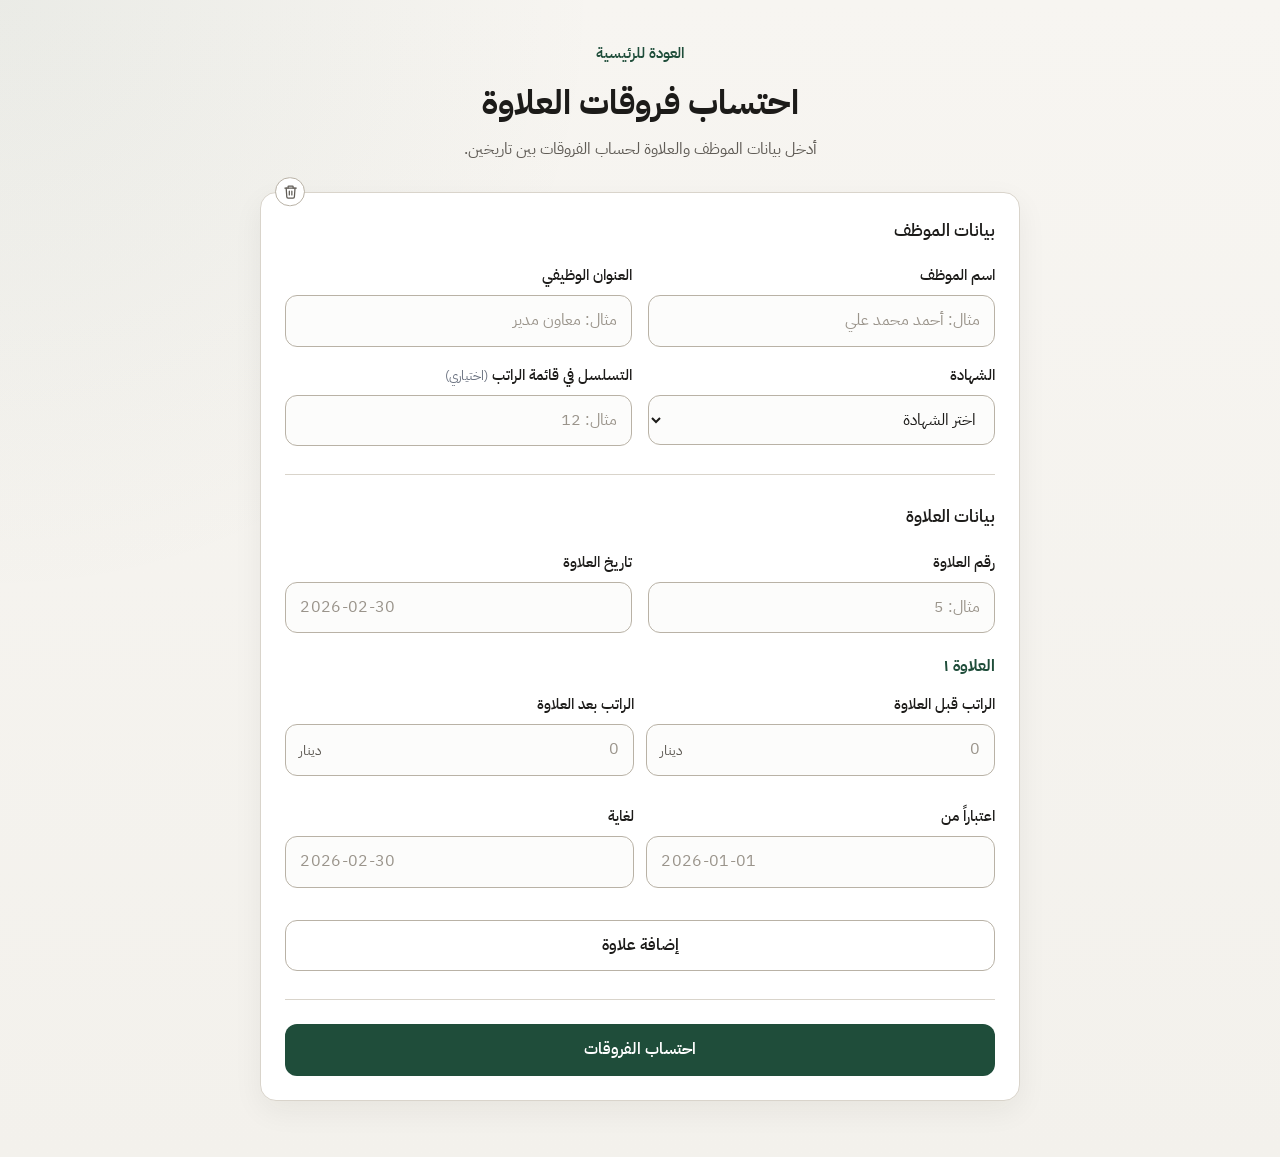
<file: allowances/index.html>
<!DOCTYPE html>
<html lang="ar" dir="rtl">
  <head>
    <meta charset="UTF-8" />
    <meta name="viewport" content="width=device-width, initial-scale=1.0" />
    <title>احتساب فروقات العلاوات</title>
    <link rel="stylesheet" href="../fonts.css" />
    <link rel="stylesheet" href="../styles.css" />
  </head>
  <body>
    <div class="page">
      <header class="header">
        <a class="back-link" href="../">العودة للرئيسية</a>
        <h1>احتساب فروقات العلاوة</h1>
        <p class="subtitle">
          أدخل بيانات الموظف والعلاوة لحساب الفروقات بين تاريخين.
        </p>
      </header>

      <main>
        <form id="allowance-form" class="form" novalidate>
          <div class="clear-fab-wrap">
            <button type="reset" class="clear-fab" aria-label="تفريغ الحقول" aria-describedby="clear-fab-tooltip">
              <svg viewBox="0 0 24 24" aria-hidden="true" focusable="false">
                <path d="M3 6h18" fill="none" stroke="currentColor" stroke-width="2" stroke-linecap="round" />
                <path d="M8 6V4a1 1 0 0 1 1-1h6a1 1 0 0 1 1 1v2" fill="none" stroke="currentColor" stroke-width="2" stroke-linecap="round" stroke-linejoin="round" />
                <path d="M19 6l-1 14a2 2 0 0 1-2 2H8a2 2 0 0 1-2-2L5 6" fill="none" stroke="currentColor" stroke-width="2" stroke-linecap="round" stroke-linejoin="round" />
                <path d="M10 11v6M14 11v6" fill="none" stroke="currentColor" stroke-width="2" stroke-linecap="round" />
              </svg>
            </button>
            <span id="clear-fab-tooltip" class="clear-fab-tooltip" role="tooltip">تفريغ الحقول</span>
          </div>
          <section class="section" aria-labelledby="employee-heading">
            <h2 id="employee-heading">بيانات الموظف</h2>

            <div class="grid">
              <div class="field">
                <label for="employee-name">اسم الموظف</label>
                <input
                  type="text"
                  id="employee-name"
                  name="employeeName"
                  autocomplete="name"
                  placeholder="مثال: أحمد محمد علي"
                  required
                />
                <p class="error" id="employee-name-error" hidden>
                  يرجى إدخال اسم الموظف.
                </p>
              </div>

              <div class="field">
                <label for="job-title">العنوان الوظيفي</label>
                <input
                  type="text"
                  id="job-title"
                  name="jobTitle"
                  placeholder="مثال: معاون مدير"
                  required
                />
                <p class="error" id="job-title-error" hidden>
                  يرجى إدخال العنوان الوظيفي.
                </p>
              </div>
            </div>

            <div class="grid">
              <div class="field">
                <label for="education-level">الشهادة</label>
                <select id="education-level" name="educationLevel" required>
                  <option value="" disabled selected>اختر الشهادة</option>
                  <option value="ابتدائية">ابتدائية</option>
                  <option value="متوسطة">متوسطة</option>
                  <option value="إعدادية">إعدادية</option>
                  <option value="دبلوم">دبلوم</option>
                  <option value="بكالوريوس">بكالوريوس</option>
                  <option value="ماجستير">ماجستير</option>
                  <option value="دكتوراه">دكتوراه</option>
                </select>
                <p class="error" id="education-level-error" hidden>
                  يرجى اختيار الشهادة.
                </p>
              </div>

              <div class="field">
                <label for="salary-list-order">التسلسل في قائمة الراتب <span class="optional">(اختياري)</span></label>
                <input
                  type="number"
                  id="salary-list-order"
                  name="salaryListOrder"
                  min="1"
                  max="5000"
                  step="1"
                  inputmode="numeric"
                  placeholder="مثال: 12"
                />
                <p class="error" id="salary-list-order-error" hidden>
                  يرجى إدخال رقم بين ١ و ٥٠٠٠.
                </p>
              </div>
            </div>
          </section>

          <section class="section" aria-labelledby="allowance-heading">
            <h2 id="allowance-heading">بيانات العلاوة</h2>

            <div class="grid">
              <div class="field">
                <label for="allowance-number">رقم العلاوة</label>
                <input
                  type="number"
                  id="allowance-number"
                  name="allowanceNumber"
                  min="1"
                  step="1"
                  inputmode="numeric"
                  placeholder="مثال: 5"
                  required
                />
                <p class="error" id="allowance-number-error" hidden>
                  يرجى إدخال رقم العلاوة.
                </p>
              </div>

              <div class="field">
                <label for="allowance-doc-date">تاريخ العلاوة</label>
                <input
                  type="text"
                  id="allowance-doc-date"
                  name="allowanceDocDate"
                  class="date-input"
                  inputmode="numeric"
                  placeholder="2026-02-30"
                  autocomplete="off"
                  dir="ltr"
                  required
                />
                <p class="error" id="allowance-doc-date-error" hidden>
                  يرجى إدخال تاريخ صحيح مثل 2026-02-30.
                </p>
              </div>
            </div>

            <div
              id="allowances-list"
              class="allowances-list"
              aria-label="قائمة العلاوات"
            ></div>

            <button
              type="button"
              id="add-allowance"
              class="btn btn-secondary add-allowance-btn"
            >
              إضافة علاوة
            </button>
          </section>

          <div class="actions">
            <button type="submit" class="btn btn-primary">احتساب الفروقات</button>
          </div>
        </form>

        <section id="result" class="result" aria-live="polite" hidden>
          <h2 class="no-print">نتيجة الاحتساب</h2>
          <div id="print-sheet" class="print-sheet">
            <div id="result-content"></div>
            <p id="print-continuation" class="print-continuation-notice" hidden>
              يتبع في الصفحة التالية
            </p>
          </div>
          <div class="result-actions no-print">
            <button id="print-btn" type="button" class="btn btn-primary">
              طباعة استمارة المتغيرات
            </button>
          </div>
        </section>
      </main>
    </div>

    <div id="toast" class="toast" hidden role="status" aria-live="polite"></div>

    <script src="../shared/salary-ladder.js"></script>
    <script src="app.js"></script>
  </body>
</html>
</file>
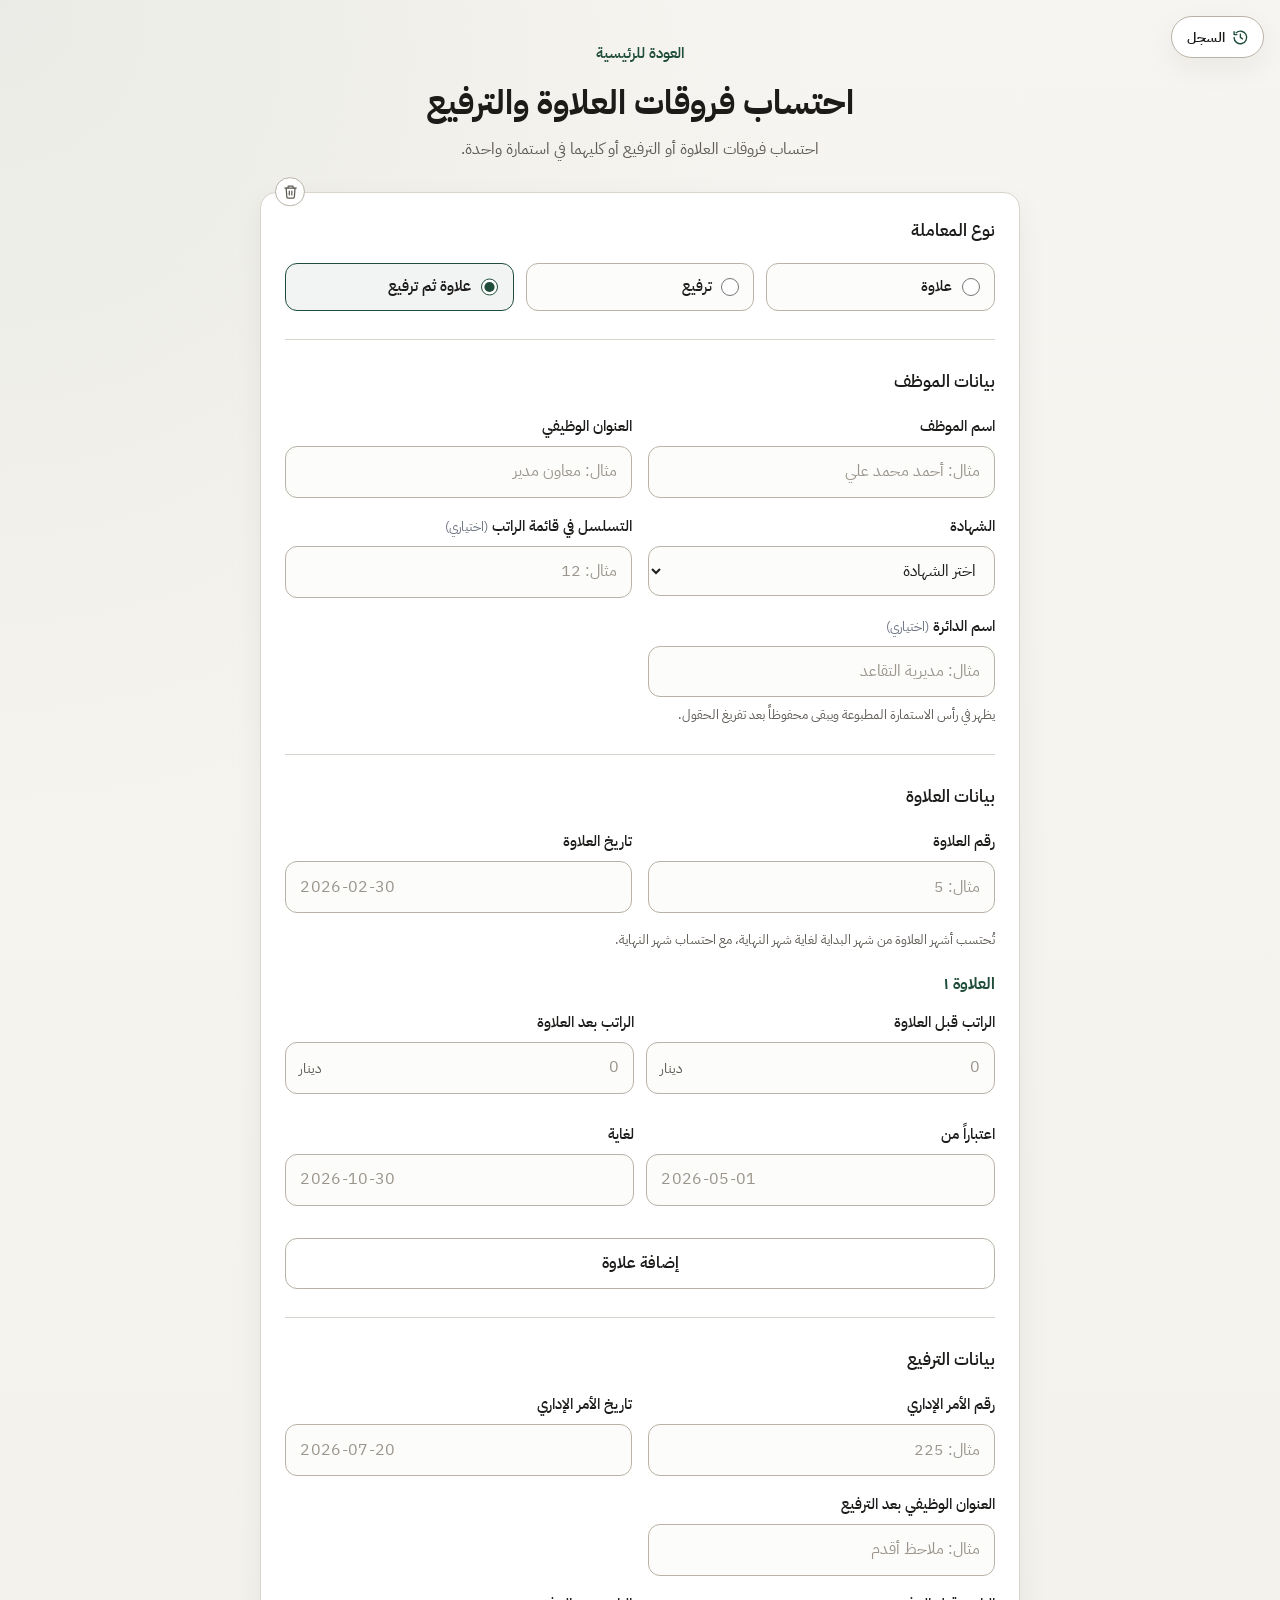
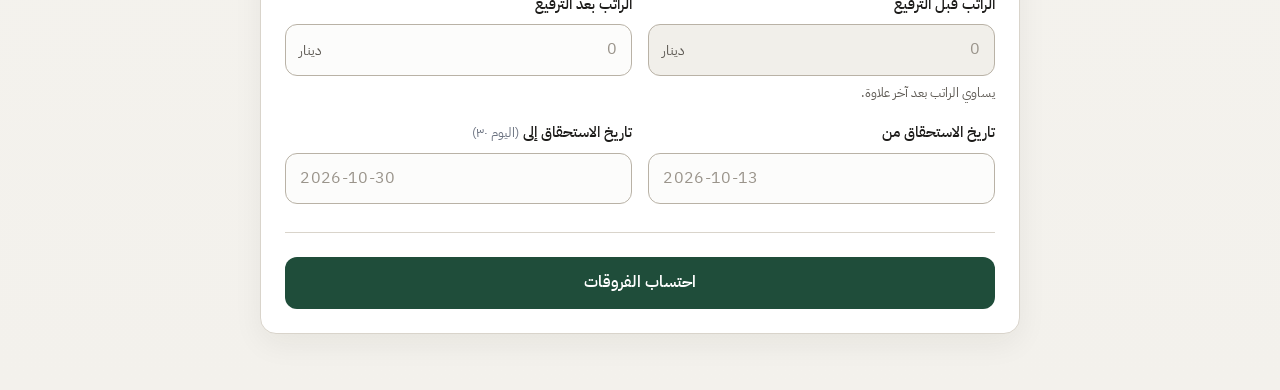
<file: combined/index.html>
<!DOCTYPE html>
<html lang="ar" dir="rtl">
  <head>
    <meta charset="UTF-8" />
    <meta name="viewport" content="width=device-width, initial-scale=1.0" />
    <title>احتساب فروقات العلاوة والترفيع</title>
    <link rel="stylesheet" href="../fonts.css" />
    <link rel="stylesheet" href="../styles.css" />
  </head>
  <body>
    <button id="history-open" class="history-toggle no-print" type="button" aria-haspopup="dialog" aria-controls="history-drawer">
      <svg viewBox="0 0 24 24" aria-hidden="true" focusable="false">
        <path d="M3 12a9 9 0 1 0 3-6.7" fill="none" stroke="currentColor" stroke-width="2" stroke-linecap="round" stroke-linejoin="round" />
        <path d="M3 4v4h4" fill="none" stroke="currentColor" stroke-width="2" stroke-linecap="round" stroke-linejoin="round" />
        <path d="M12 7.5V12l3 2" fill="none" stroke="currentColor" stroke-width="2" stroke-linecap="round" stroke-linejoin="round" />
      </svg>
      <span>السجل</span>
      <span id="history-count" class="history-count" hidden></span>
    </button>

    <dialog id="history-drawer" class="history-drawer no-print" aria-labelledby="history-title">
      <div class="history-panel">
        <div class="history-head">
          <h2 id="history-title">سجل الموظفين</h2>
          <button id="history-close" class="history-close" type="button" aria-label="إغلاق السجل">
            <svg viewBox="0 0 24 24" aria-hidden="true" focusable="false">
              <path d="M6 6l12 12M18 6L6 18" fill="none" stroke="currentColor" stroke-width="2" stroke-linecap="round" />
            </svg>
          </button>
        </div>
        <p class="history-note">يُحفظ الموظف تلقائياً عند كل احتساب، على هذا الجهاز فقط. اختر موظفاً لاسترجاع بياناته في الحقول.</p>
        <ul id="history-list" class="history-list"></ul>
        <p id="history-empty" class="history-empty" hidden>لا يوجد موظفون في السجل بعد.</p>
        <div class="history-foot">
          <button id="history-clear" class="history-clear" type="button">مسح السجل</button>
        </div>
      </div>
    </dialog>

    <div class="page">
      <header class="header">
        <a class="back-link" href="../">العودة للرئيسية</a>
        <h1>احتساب فروقات العلاوة والترفيع</h1>
        <p class="subtitle">
          احتساب فروقات العلاوة أو الترفيع أو كليهما في استمارة واحدة.
        </p>
      </header>

      <main>
        <form id="combined-form" class="form" novalidate>
          <div class="clear-fab-wrap">
            <button type="reset" class="clear-fab" aria-label="تفريغ الحقول" aria-describedby="clear-fab-tooltip">
              <svg viewBox="0 0 24 24" aria-hidden="true" focusable="false">
                <path d="M3 6h18" fill="none" stroke="currentColor" stroke-width="2" stroke-linecap="round" />
                <path d="M8 6V4a1 1 0 0 1 1-1h6a1 1 0 0 1 1 1v2" fill="none" stroke="currentColor" stroke-width="2" stroke-linecap="round" stroke-linejoin="round" />
                <path d="M19 6l-1 14a2 2 0 0 1-2 2H8a2 2 0 0 1-2-2L5 6" fill="none" stroke="currentColor" stroke-width="2" stroke-linecap="round" stroke-linejoin="round" />
                <path d="M10 11v6M14 11v6" fill="none" stroke="currentColor" stroke-width="2" stroke-linecap="round" />
              </svg>
            </button>
            <span id="clear-fab-tooltip" class="clear-fab-tooltip" role="tooltip">تفريغ الحقول</span>
          </div>

          <section class="section" aria-labelledby="type-heading">
            <fieldset class="choice-group">
              <legend id="type-heading">نوع المعاملة</legend>
              <div class="choice-options">
                <label class="choice">
                  <input type="radio" name="changeType" value="allowance" />
                  <span>علاوة</span>
                </label>
                <label class="choice">
                  <input type="radio" name="changeType" value="promotion" />
                  <span>ترفيع</span>
                </label>
                <label class="choice">
                  <input type="radio" name="changeType" value="both" checked />
                  <span>علاوة ثم ترفيع</span>
                </label>
              </div>
            </fieldset>
          </section>

          <section class="section" aria-labelledby="employee-heading">
            <h2 id="employee-heading">بيانات الموظف</h2>

            <div class="grid">
              <div class="field">
                <label for="employee-name">اسم الموظف</label>
                <input
                  type="text"
                  id="employee-name"
                  name="employeeName"
                  autocomplete="name"
                  placeholder="مثال: أحمد محمد علي"
                  required
                />
                <p class="error" id="employee-name-error" hidden>
                  يرجى إدخال اسم الموظف.
                </p>
              </div>

              <div class="field">
                <label for="job-title">العنوان الوظيفي</label>
                <input
                  type="text"
                  id="job-title"
                  name="jobTitle"
                  placeholder="مثال: معاون مدير"
                  required
                />
                <p class="error" id="job-title-error" hidden>
                  يرجى إدخال العنوان الوظيفي.
                </p>
              </div>
            </div>

            <div class="grid">
              <div class="field">
                <label for="education-level">الشهادة</label>
                <select id="education-level" name="educationLevel" required>
                  <option value="" disabled selected>اختر الشهادة</option>
                  <option value="بدون مؤهل">بدون مؤهل</option>
                  <option value="ابتدائية">ابتدائية</option>
                  <option value="متوسطة">متوسطة</option>
                  <option value="إعدادية">إعدادية</option>
                  <option value="دبلوم">دبلوم</option>
                  <option value="بكالوريوس">بكالوريوس</option>
                  <option value="ماجستير">ماجستير</option>
                  <option value="دكتوراه">دكتوراه</option>
                </select>
                <p class="error" id="education-level-error" hidden>
                  يرجى اختيار الشهادة.
                </p>
              </div>

              <div class="field">
                <label for="salary-list-order">التسلسل في قائمة الراتب <span class="optional">(اختياري)</span></label>
                <input
                  type="number"
                  id="salary-list-order"
                  name="salaryListOrder"
                  min="1"
                  max="5000"
                  step="1"
                  inputmode="numeric"
                  placeholder="مثال: 12"
                />
                <p class="error" id="salary-list-order-error" hidden>
                  يرجى إدخال رقم بين ١ و ٥٠٠٠.
                </p>
              </div>
            </div>

            <div class="grid">
              <div class="field">
                <label for="org-name">اسم الدائرة <span class="optional">(اختياري)</span></label>
                <input
                  type="text"
                  id="org-name"
                  name="orgName"
                  autocomplete="organization"
                  placeholder="مثال: مديرية التقاعد"
                  aria-describedby="org-name-hint"
                />
                <p class="hint" id="org-name-hint">
                  يظهر في رأس الاستمارة المطبوعة ويبقى محفوظاً بعد تفريغ الحقول.
                </p>
              </div>
            </div>
          </section>

          <section class="section" id="allowance-section" aria-labelledby="allowance-heading">
            <h2 id="allowance-heading">بيانات العلاوة</h2>

            <div class="grid">
              <div class="field">
                <label for="allowance-number">رقم العلاوة</label>
                <input
                  type="number"
                  id="allowance-number"
                  name="allowanceNumber"
                  min="1"
                  step="1"
                  inputmode="numeric"
                  placeholder="مثال: 5"
                  required
                />
                <p class="error" id="allowance-number-error" hidden>
                  يرجى إدخال رقم العلاوة.
                </p>
              </div>

              <div class="field">
                <label for="allowance-doc-date">تاريخ العلاوة</label>
                <input
                  type="text"
                  id="allowance-doc-date"
                  name="allowanceDocDate"
                  class="date-input"
                  inputmode="numeric"
                  placeholder="2026-02-30"
                  autocomplete="off"
                  dir="ltr"
                  required
                />
                <p class="error" id="allowance-doc-date-error" hidden>
                  يرجى إدخال تاريخ صحيح مثل 2026-02-30.
                </p>
              </div>
            </div>

            <p class="hint section-hint" id="allowance-months-hint">
              تُحتسب أشهر العلاوة من شهر البداية لغاية الشهر الذي يسبق شهر النهاية.
            </p>

            <div
              id="allowances-list"
              class="allowances-list"
              aria-label="قائمة العلاوات"
            ></div>

            <button
              type="button"
              id="add-allowance"
              class="btn btn-secondary add-allowance-btn"
            >
              إضافة علاوة
            </button>
          </section>

          <section class="section" id="promotion-section" aria-labelledby="promotion-heading">
            <h2 id="promotion-heading">بيانات الترفيع</h2>

            <div class="grid">
              <div class="field">
                <label for="order-number">رقم الأمر الإداري</label>
                <input
                  type="number"
                  id="order-number"
                  name="orderNumber"
                  min="1"
                  step="1"
                  inputmode="numeric"
                  placeholder="مثال: 225"
                  required
                />
                <p class="error" id="order-number-error" hidden>
                  يرجى إدخال رقم الأمر.
                </p>
              </div>

              <div class="field">
                <label for="order-date">تاريخ الأمر الإداري</label>
                <input
                  type="text"
                  id="order-date"
                  name="orderDate"
                  class="date-input"
                  inputmode="numeric"
                  placeholder="2026-07-20"
                  autocomplete="off"
                  dir="ltr"
                  required
                />
                <p class="error" id="order-date-error" hidden>
                  يرجى إدخال تاريخ صحيح مثل 2026-07-20.
                </p>
              </div>
            </div>

            <div class="grid">
              <div class="field">
                <label for="new-job-title">العنوان الوظيفي بعد الترفيع</label>
                <input
                  type="text"
                  id="new-job-title"
                  name="newJobTitle"
                  placeholder="مثال: ملاحظ أقدم"
                  required
                />
                <p class="error" id="new-job-title-error" hidden>
                  يرجى إدخال العنوان الوظيفي بعد الترفيع.
                </p>
              </div>
            </div>

            <div class="grid">
              <div class="field">
                <label for="old-salary">الراتب قبل الترفيع</label>
                <div class="input-with-suffix">
                  <input
                    type="number"
                    id="old-salary"
                    name="oldSalary"
                    min="0"
                    step="1"
                    inputmode="numeric"
                    placeholder="0"
                    aria-describedby="old-salary-hint"
                    required
                  />
                  <span class="suffix">دينار</span>
                </div>
                <p class="hint" id="old-salary-hint" hidden>
                  يساوي الراتب بعد آخر علاوة.
                </p>
                <p class="error" id="old-salary-error" hidden>
                  يرجى إدخال الراتب قبل الترفيع.
                </p>
              </div>

              <div class="field">
                <label for="new-salary">الراتب بعد الترفيع</label>
                <div class="input-with-suffix">
                  <input
                    type="number"
                    id="new-salary"
                    name="newSalary"
                    min="0"
                    step="1"
                    inputmode="numeric"
                    placeholder="0"
                    required
                  />
                  <span class="suffix">دينار</span>
                </div>
                <p class="error" id="new-salary-error" hidden>
                  يرجى إدخال الراتب بعد الترفيع.
                </p>
              </div>
            </div>

            <div class="grid">
              <div class="field">
                <label for="from-date">تاريخ الاستحقاق من</label>
                <input
                  type="text"
                  id="from-date"
                  name="fromDate"
                  class="date-input"
                  inputmode="numeric"
                  placeholder="2026-10-13"
                  autocomplete="off"
                  dir="ltr"
                  required
                />
                <p class="error" id="from-date-error" hidden>
                  يرجى إدخال تاريخ صحيح مثل 2026-10-13.
                </p>
              </div>

              <div class="field">
                <label for="to-date">تاريخ الاستحقاق إلى <span class="optional">(اليوم ٣٠)</span></label>
                <input
                  type="text"
                  id="to-date"
                  name="toDate"
                  class="date-input"
                  inputmode="numeric"
                  placeholder="2026-10-30"
                  autocomplete="off"
                  dir="ltr"
                  required
                />
                <p class="error" id="to-date-error" hidden>
                  يرجى إدخال تاريخ ينتهي باليوم ٣٠ مثل 2026-10-30.
                </p>
              </div>
            </div>
          </section>

          <div class="actions">
            <button type="submit" class="btn btn-primary">احتساب الفروقات</button>
          </div>
        </form>

        <section id="result" class="result" aria-live="polite" hidden>
          <h2 class="no-print">نتيجة الاحتساب</h2>
          <div id="print-sheet" class="print-sheet">
            <div id="result-content"></div>
            <p id="print-continuation" class="print-continuation-notice" hidden>
              يتبع في الصفحة التالية
            </p>
          </div>
          <div class="result-actions no-print">
            <button id="print-btn" type="button" class="btn btn-primary">
              طباعة استمارة المتغيرات
            </button>
          </div>
        </section>
      </main>
    </div>

    <div id="toast" class="toast" hidden role="status" aria-live="polite"></div>

    <script src="../shared/salary-ladder.js"></script>
    <script src="app.js"></script>
  </body>
</html>
</file>
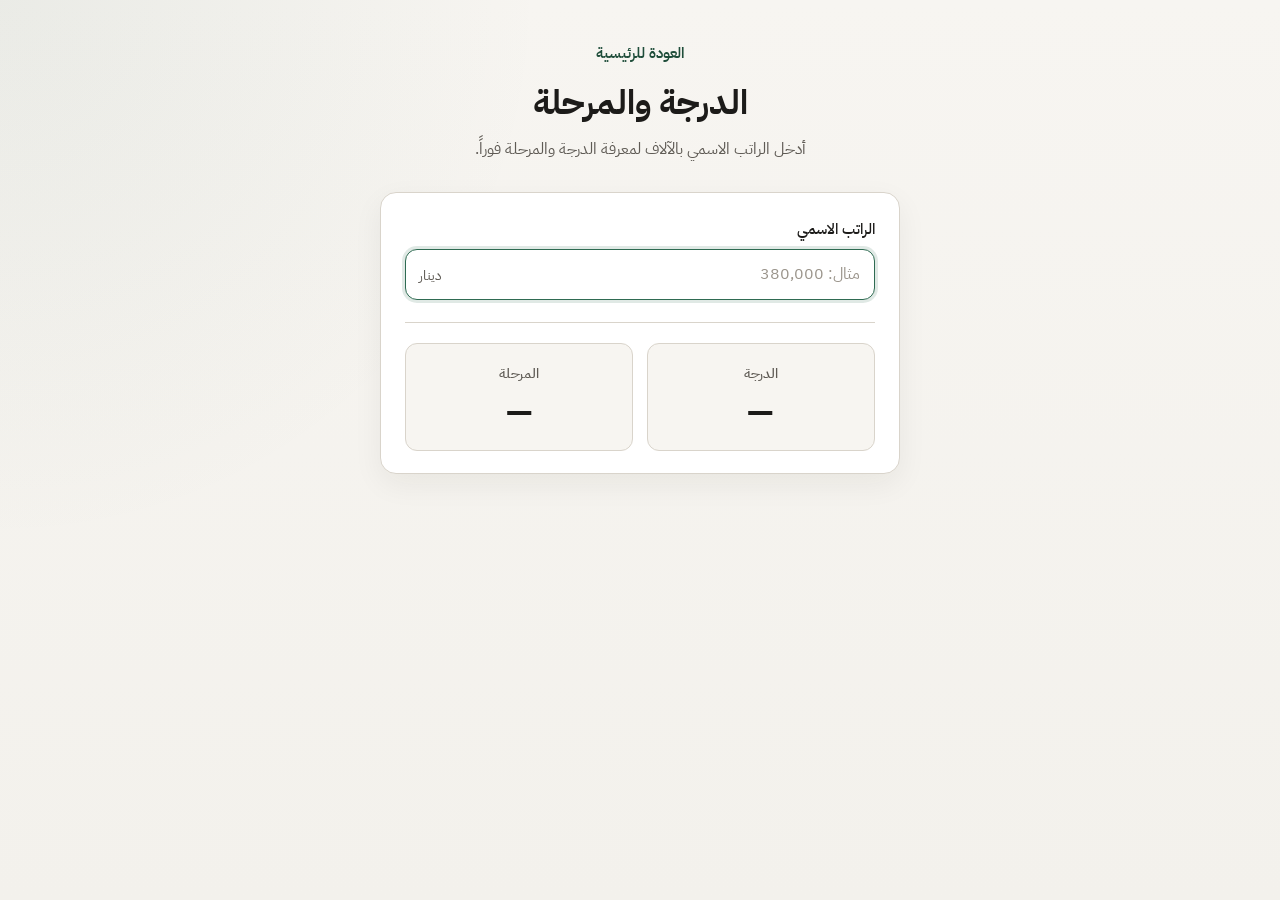
<file: grades/index.html>
<!DOCTYPE html>
<html lang="ar" dir="rtl">
  <head>
    <meta charset="UTF-8" />
    <meta name="viewport" content="width=device-width, initial-scale=1.0" />
    <title>الدرجة والمرحلة</title>
    <link rel="stylesheet" href="../fonts.css" />
    <link rel="stylesheet" href="../styles.css" />
  </head>
  <body>
    <div class="page page--narrow">
      <header class="header">
        <a class="back-link" href="../">العودة للرئيسية</a>
        <h1>الدرجة والمرحلة</h1>
        <p class="subtitle">أدخل الراتب الاسمي بالآلاف لمعرفة الدرجة والمرحلة فوراً.</p>
      </header>

      <main>
        <form class="form lookup-form" id="grade-form" autocomplete="off" onsubmit="return false;">
          <div class="field">
            <label for="salary-thousands">الراتب الاسمي</label>
            <div class="input-with-suffix">
              <input
                type="text"
                id="salary-thousands"
                name="salaryThousands"
                inputmode="numeric"
                placeholder="مثال: 380,000"
                autofocus
                autocomplete="off"
              />
              <span class="suffix">دينار</span>
            </div>
          </div>

          <div class="lookup-result" id="lookup-result" aria-live="polite">
            <div class="lookup-cards">
              <div class="lookup-card">
                <span class="lookup-label">الدرجة</span>
                <strong class="lookup-value" id="grade-value">—</strong>
              </div>
              <div class="lookup-card">
                <span class="lookup-label">المرحلة</span>
                <strong class="lookup-value" id="level-value">—</strong>
              </div>
            </div>
            <p class="lookup-status" id="lookup-status" hidden></p>
          </div>
        </form>
      </main>
    </div>

    <script src="../shared/salary-ladder.js"></script>
    <script src="app.js"></script>
  </body>
</html>
</file>
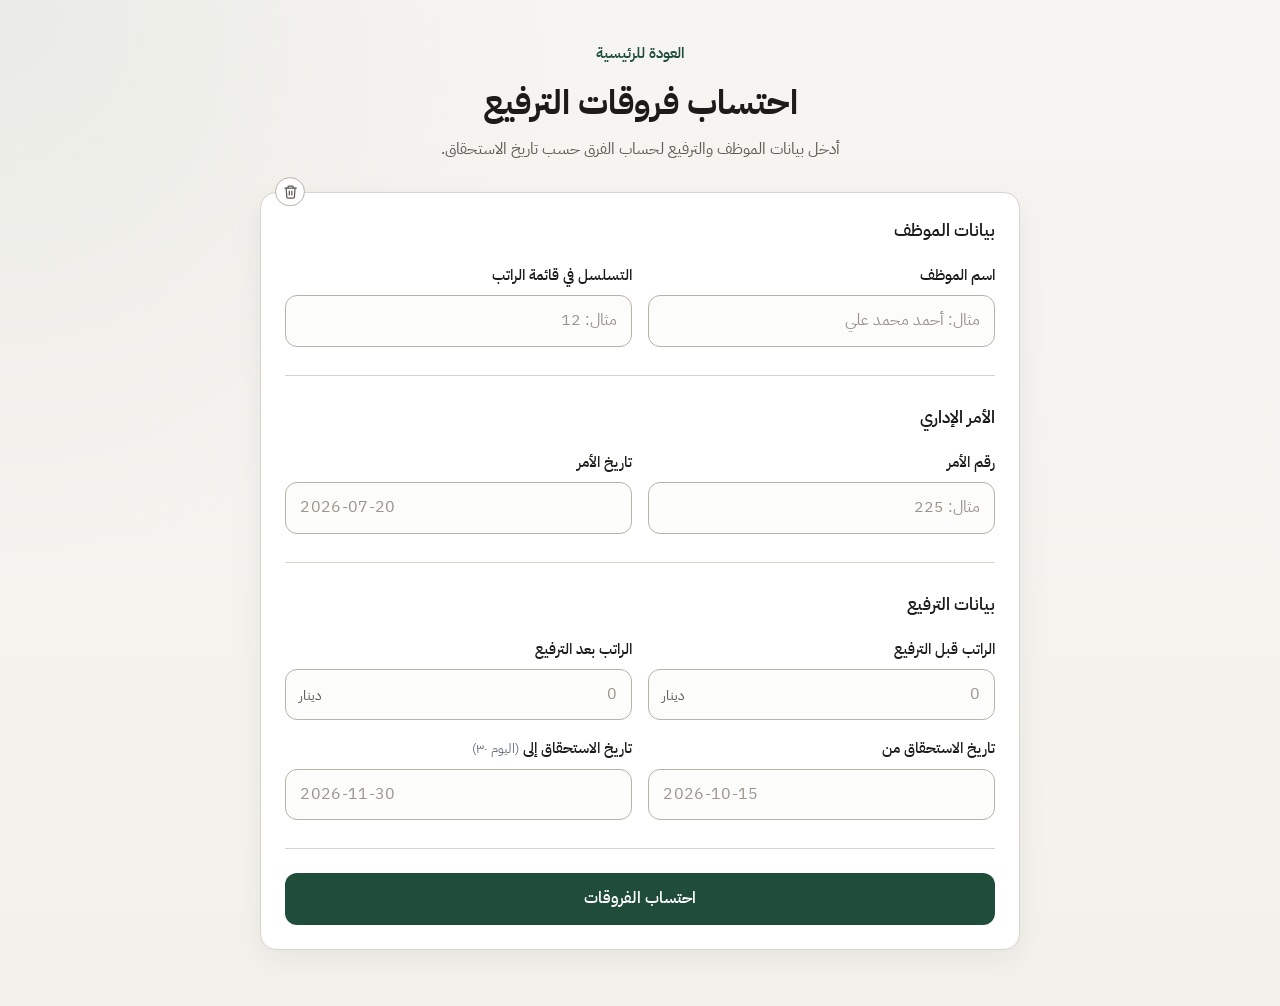
<file: promotions/index.html>
<!DOCTYPE html>
<html lang="ar" dir="rtl">
  <head>
    <meta charset="UTF-8" />
    <meta name="viewport" content="width=device-width, initial-scale=1.0" />
    <title>احتساب فروقات الترفيع</title>
    <link rel="stylesheet" href="../fonts.css" />
    <link rel="stylesheet" href="../styles.css" />
  </head>
  <body>
    <div class="page">
      <header class="header">
        <a class="back-link" href="../">العودة للرئيسية</a>
        <h1>احتساب فروقات الترفيع</h1>
        <p class="subtitle">
          أدخل بيانات الموظف والترفيع لحساب الفرق حسب تاريخ الاستحقاق.
        </p>
      </header>

      <main>
        <form id="promotion-form" class="form" novalidate>
          <div class="clear-fab-wrap">
            <button type="reset" class="clear-fab" aria-label="تفريغ الحقول" aria-describedby="clear-fab-tooltip">
              <svg viewBox="0 0 24 24" aria-hidden="true" focusable="false">
                <path d="M3 6h18" fill="none" stroke="currentColor" stroke-width="2" stroke-linecap="round" />
                <path d="M8 6V4a1 1 0 0 1 1-1h6a1 1 0 0 1 1 1v2" fill="none" stroke="currentColor" stroke-width="2" stroke-linecap="round" stroke-linejoin="round" />
                <path d="M19 6l-1 14a2 2 0 0 1-2 2H8a2 2 0 0 1-2-2L5 6" fill="none" stroke="currentColor" stroke-width="2" stroke-linecap="round" stroke-linejoin="round" />
                <path d="M10 11v6M14 11v6" fill="none" stroke="currentColor" stroke-width="2" stroke-linecap="round" />
              </svg>
            </button>
            <span id="clear-fab-tooltip" class="clear-fab-tooltip" role="tooltip">تفريغ الحقول</span>
          </div>

          <section class="section" aria-labelledby="employee-heading">
            <h2 id="employee-heading">بيانات الموظف</h2>

            <div class="grid">
              <div class="field">
                <label for="employee-name">اسم الموظف</label>
                <input
                  type="text"
                  id="employee-name"
                  name="employeeName"
                  autocomplete="name"
                  placeholder="مثال: أحمد محمد علي"
                  required
                />
                <p class="error" id="employee-name-error" hidden>
                  يرجى إدخال اسم الموظف.
                </p>
              </div>

              <div class="field">
                <label for="salary-list-order">التسلسل في قائمة الراتب</label>
                <input
                  type="number"
                  id="salary-list-order"
                  name="salaryListOrder"
                  min="1"
                  max="5000"
                  step="1"
                  inputmode="numeric"
                  placeholder="مثال: 12"
                  required
                />
                <p class="error" id="salary-list-order-error" hidden>
                  يرجى إدخال رقم بين ١ و ٥٠٠٠.
                </p>
              </div>
            </div>
          </section>

          <section class="section" aria-labelledby="order-heading">
            <h2 id="order-heading">الأمر الإداري</h2>

            <div class="grid">
              <div class="field">
                <label for="order-number">رقم الأمر</label>
                <input
                  type="number"
                  id="order-number"
                  name="orderNumber"
                  min="1"
                  step="1"
                  inputmode="numeric"
                  placeholder="مثال: 225"
                  required
                />
                <p class="error" id="order-number-error" hidden>
                  يرجى إدخال رقم الأمر.
                </p>
              </div>

              <div class="field">
                <label for="order-date">تاريخ الأمر</label>
                <input
                  type="text"
                  id="order-date"
                  name="orderDate"
                  class="date-input"
                  inputmode="numeric"
                  placeholder="2026-07-20"
                  autocomplete="off"
                  dir="ltr"
                  required
                />
                <p class="error" id="order-date-error" hidden>
                  يرجى إدخال تاريخ صحيح مثل 2026-07-20.
                </p>
              </div>
            </div>
          </section>

          <section class="section" aria-labelledby="promotion-heading">
            <h2 id="promotion-heading">بيانات الترفيع</h2>

            <div class="grid">
              <div class="field">
                <label for="old-salary">الراتب قبل الترفيع</label>
                <div class="input-with-suffix">
                  <input
                    type="number"
                    id="old-salary"
                    name="oldSalary"
                    min="0"
                    step="1"
                    inputmode="numeric"
                    placeholder="0"
                    required
                  />
                  <span class="suffix">دينار</span>
                </div>
                <p class="error" id="old-salary-error" hidden>
                  يرجى إدخال الراتب قبل الترفيع.
                </p>
              </div>

              <div class="field">
                <label for="new-salary">الراتب بعد الترفيع</label>
                <div class="input-with-suffix">
                  <input
                    type="number"
                    id="new-salary"
                    name="newSalary"
                    min="0"
                    step="1"
                    inputmode="numeric"
                    placeholder="0"
                    required
                  />
                  <span class="suffix">دينار</span>
                </div>
                <p class="error" id="new-salary-error" hidden>
                  يرجى إدخال الراتب بعد الترفيع.
                </p>
              </div>
            </div>

            <div class="grid">
              <div class="field">
                <label for="from-date">تاريخ الاستحقاق من</label>
                <input
                  type="text"
                  id="from-date"
                  name="fromDate"
                  class="date-input"
                  inputmode="numeric"
                  placeholder="2026-10-15"
                  autocomplete="off"
                  dir="ltr"
                  required
                />
                <p class="error" id="from-date-error" hidden>
                  يرجى إدخال تاريخ صحيح مثل 2026-10-15.
                </p>
              </div>

              <div class="field">
                <label for="to-date">تاريخ الاستحقاق إلى <span class="optional">(اليوم ٣٠)</span></label>
                <input
                  type="text"
                  id="to-date"
                  name="toDate"
                  class="date-input"
                  inputmode="numeric"
                  placeholder="2026-11-30"
                  autocomplete="off"
                  dir="ltr"
                  required
                />
                <p class="error" id="to-date-error" hidden>
                  يرجى إدخال تاريخ ينتهي باليوم ٣٠ مثل 2026-11-30.
                </p>
              </div>
            </div>
          </section>

          <div class="actions">
            <button type="submit" class="btn btn-primary">احتساب الفروقات</button>
          </div>
        </form>

        <section id="result" class="result" aria-live="polite" hidden>
          <h2 class="no-print">نتيجة الاحتساب</h2>
          <div id="print-sheet" class="print-sheet">
            <div id="result-content"></div>
            <p id="print-continuation" class="print-continuation-notice" hidden>
              يتبع في الصفحة التالية
            </p>
          </div>
          <div class="result-actions no-print">
            <button id="print-btn" type="button" class="btn btn-primary">
              طباعة استمارة المتغيرات
            </button>
          </div>
        </section>
      </main>
    </div>

    <div id="toast" class="toast" hidden role="status" aria-live="polite"></div>

    <script src="../shared/salary-ladder.js"></script>
    <script src="app.js"></script>
  </body>
</html>
</file>
<file: fonts.css>
/* IBM Plex Sans Arabic */
@font-face {
  font-family: "IBM Plex Sans Arabic";
  font-style: normal;
  font-weight: 400;
  font-display: swap;
  src: url("fonts/ibm-plex-sans-arabic-arabic-400.woff2") format("woff2");
  unicode-range: U+0600-06FF, U+0750-077F, U+0870-088E, U+0890-0891, U+0897-08E1, U+08E3-08FF, U+200C-200E, U+2010-2011, U+204F, U+2E41, U+FB50-FDFF, U+FE70-FE74, U+FE76-FEFC;
}

@font-face {
  font-family: "IBM Plex Sans Arabic";
  font-style: normal;
  font-weight: 400;
  font-display: swap;
  src: url("fonts/ibm-plex-sans-arabic-latin-400.woff2") format("woff2");
  unicode-range: U+0000-00FF, U+0131, U+0152-0153, U+02BB-02BC, U+02C6, U+02DA, U+02DC, U+0304, U+0308, U+0329, U+2000-206F, U+20AC, U+2122, U+2191, U+2193, U+2212, U+2215, U+FEFF, U+FFFD;
}

@font-face {
  font-family: "IBM Plex Sans Arabic";
  font-style: normal;
  font-weight: 500;
  font-display: swap;
  src: url("fonts/ibm-plex-sans-arabic-arabic-500.woff2") format("woff2");
  unicode-range: U+0600-06FF, U+0750-077F, U+0870-088E, U+0890-0891, U+0897-08E1, U+08E3-08FF, U+200C-200E, U+2010-2011, U+204F, U+2E41, U+FB50-FDFF, U+FE70-FE74, U+FE76-FEFC;
}

@font-face {
  font-family: "IBM Plex Sans Arabic";
  font-style: normal;
  font-weight: 500;
  font-display: swap;
  src: url("fonts/ibm-plex-sans-arabic-latin-500.woff2") format("woff2");
  unicode-range: U+0000-00FF, U+0131, U+0152-0153, U+02BB-02BC, U+02C6, U+02DA, U+02DC, U+0304, U+0308, U+0329, U+2000-206F, U+20AC, U+2122, U+2191, U+2193, U+2212, U+2215, U+FEFF, U+FFFD;
}

@font-face {
  font-family: "IBM Plex Sans Arabic";
  font-style: normal;
  font-weight: 600;
  font-display: swap;
  src: url("fonts/ibm-plex-sans-arabic-arabic-600.woff2") format("woff2");
  unicode-range: U+0600-06FF, U+0750-077F, U+0870-088E, U+0890-0891, U+0897-08E1, U+08E3-08FF, U+200C-200E, U+2010-2011, U+204F, U+2E41, U+FB50-FDFF, U+FE70-FE74, U+FE76-FEFC;
}

@font-face {
  font-family: "IBM Plex Sans Arabic";
  font-style: normal;
  font-weight: 600;
  font-display: swap;
  src: url("fonts/ibm-plex-sans-arabic-latin-600.woff2") format("woff2");
  unicode-range: U+0000-00FF, U+0131, U+0152-0153, U+02BB-02BC, U+02C6, U+02DA, U+02DC, U+0304, U+0308, U+0329, U+2000-206F, U+20AC, U+2122, U+2191, U+2193, U+2212, U+2215, U+FEFF, U+FFFD;
}

@font-face {
  font-family: "IBM Plex Sans Arabic";
  font-style: normal;
  font-weight: 700;
  font-display: swap;
  src: url("fonts/ibm-plex-sans-arabic-arabic-700.woff2") format("woff2");
  unicode-range: U+0600-06FF, U+0750-077F, U+0870-088E, U+0890-0891, U+0897-08E1, U+08E3-08FF, U+200C-200E, U+2010-2011, U+204F, U+2E41, U+FB50-FDFF, U+FE70-FE74, U+FE76-FEFC;
}

@font-face {
  font-family: "IBM Plex Sans Arabic";
  font-style: normal;
  font-weight: 700;
  font-display: swap;
  src: url("fonts/ibm-plex-sans-arabic-latin-700.woff2") format("woff2");
  unicode-range: U+0000-00FF, U+0131, U+0152-0153, U+02BB-02BC, U+02C6, U+02DA, U+02DC, U+0304, U+0308, U+0329, U+2000-206F, U+20AC, U+2122, U+2191, U+2193, U+2212, U+2215, U+FEFF, U+FFFD;
}

/* Vazirmatn */
@font-face {
  font-family: "Vazirmatn";
  font-style: normal;
  font-weight: 400;
  font-display: swap;
  src: url("fonts/vazirmatn-arabic-400.woff2") format("woff2");
  unicode-range: U+0600-06FF, U+0750-077F, U+0870-088E, U+0890-0891, U+0897-08E1, U+08E3-08FF, U+200C-200E, U+2010-2011, U+204F, U+2E41, U+FB50-FDFF, U+FE70-FE74, U+FE76-FEFC;
}

@font-face {
  font-family: "Vazirmatn";
  font-style: normal;
  font-weight: 400;
  font-display: swap;
  src: url("fonts/vazirmatn-latin-400.woff2") format("woff2");
  unicode-range: U+0000-00FF, U+0131, U+0152-0153, U+02BB-02BC, U+02C6, U+02DA, U+02DC, U+0304, U+0308, U+0329, U+2000-206F, U+20AC, U+2122, U+2191, U+2193, U+2212, U+2215, U+FEFF, U+FFFD;
}

@font-face {
  font-family: "Vazirmatn";
  font-style: normal;
  font-weight: 600;
  font-display: swap;
  src: url("fonts/vazirmatn-arabic-600.woff2") format("woff2");
  unicode-range: U+0600-06FF, U+0750-077F, U+0870-088E, U+0890-0891, U+0897-08E1, U+08E3-08FF, U+200C-200E, U+2010-2011, U+204F, U+2E41, U+FB50-FDFF, U+FE70-FE74, U+FE76-FEFC;
}

@font-face {
  font-family: "Vazirmatn";
  font-style: normal;
  font-weight: 600;
  font-display: swap;
  src: url("fonts/vazirmatn-latin-600.woff2") format("woff2");
  unicode-range: U+0000-00FF, U+0131, U+0152-0153, U+02BB-02BC, U+02C6, U+02DA, U+02DC, U+0304, U+0308, U+0329, U+2000-206F, U+20AC, U+2122, U+2191, U+2193, U+2212, U+2215, U+FEFF, U+FFFD;
}

@font-face {
  font-family: "Vazirmatn";
  font-style: normal;
  font-weight: 700;
  font-display: swap;
  src: url("fonts/vazirmatn-arabic-700.woff2") format("woff2");
  unicode-range: U+0600-06FF, U+0750-077F, U+0870-088E, U+0890-0891, U+0897-08E1, U+08E3-08FF, U+200C-200E, U+2010-2011, U+204F, U+2E41, U+FB50-FDFF, U+FE70-FE74, U+FE76-FEFC;
}

@font-face {
  font-family: "Vazirmatn";
  font-style: normal;
  font-weight: 700;
  font-display: swap;
  src: url("fonts/vazirmatn-latin-700.woff2") format("woff2");
  unicode-range: U+0000-00FF, U+0131, U+0152-0153, U+02BB-02BC, U+02C6, U+02DA, U+02DC, U+0304, U+0308, U+0329, U+2000-206F, U+20AC, U+2122, U+2191, U+2193, U+2212, U+2215, U+FEFF, U+FFFD;
}
</file>
<file: styles.css>
:root {
  --bg: #f3f1ec;
  --surface: #ffffff;
  --ink: #1c1b19;
  --muted: #5f5b55;
  --line: #d9d4cb;
  --line-strong: #b9b2a6;
  --accent: #1f4d3a;
  --accent-hover: #173d2e;
  --focus: #2f6b52;
  --danger: #8a2f2f;
  --danger-bg: #f8ecec;
  --radius: 12px;
  --shadow: 0 10px 30px rgba(28, 27, 25, 0.06);
  --font: "IBM Plex Sans Arabic", "Segoe UI", Tahoma, sans-serif;
}

*,
*::before,
*::after {
  box-sizing: border-box;
}

html {
  scroll-behavior: smooth;
}

body {
  margin: 0;
  min-height: 100vh;
  font-family: var(--font);
  color: var(--ink);
  background:
    radial-gradient(circle at top left, rgba(31, 77, 58, 0.06), transparent 35%),
    linear-gradient(180deg, #f7f5f1 0%, var(--bg) 100%);
  line-height: 1.7;
}

.page {
  width: min(760px, calc(100% - 2rem));
  margin: 0 auto;
  padding: 2.5rem 0 3.5rem;
}

.page--narrow {
  width: min(520px, calc(100% - 2rem));
}

.header {
  margin-bottom: 1.75rem;
  text-align: center;
}

.back-link {
  display: inline-block;
  margin-bottom: 0.85rem;
  font-size: 0.92rem;
  font-weight: 600;
  color: var(--accent);
  text-decoration: none;
  transition: color 0.2s ease, transform 0.2s ease;
}

.back-link:hover {
  color: var(--accent-hover);
  transform: translateX(2px);
}

.back-link:focus-visible {
  outline: 2px solid var(--focus);
  outline-offset: 3px;
  border-radius: 4px;
}

.brand {
  margin: 0 0 0.35rem;
  font-size: 0.95rem;
  font-weight: 600;
  letter-spacing: 0.02em;
  color: var(--accent);
}

/* —— Homepage launcher —— */
.home-body {
  background:
    radial-gradient(ellipse 70% 50% at 80% 0%, rgba(31, 77, 58, 0.1), transparent 55%),
    radial-gradient(ellipse 55% 40% at 10% 90%, rgba(31, 77, 58, 0.06), transparent 50%),
    linear-gradient(165deg, #f8f6f1 0%, var(--bg) 45%, #ebe7df 100%);
}

.home {
  width: min(1100px, calc(100% - 2rem));
  margin: 0 auto;
  padding: 2.25rem 0 3rem;
  min-height: 100vh;
  display: flex;
  flex-direction: column;
}

.home-header {
  text-align: center;
  margin-bottom: 2rem;
  animation: home-fade-up 0.55s ease both;
}

.home-brand {
  margin: 0 auto;
  display: flex;
  align-items: center;
  justify-content: center;
  width: 4.25rem;
  height: 4.25rem;
  color: var(--accent);
}

.home-brand-icon {
  width: 100%;
  height: 100%;
  display: block;
}

.home-subtitle {
  margin: 0.55rem 0 0;
  color: var(--muted);
  font-size: 1.05rem;
}

.app-grid {
  display: grid;
  grid-template-columns: repeat(3, minmax(0, 1fr));
  gap: 1rem;
  flex: 1;
  align-content: start;
  max-width: 42rem;
  width: 100%;
  margin-inline: auto;
}

.app-tile {
  --i: 0;
  appearance: none;
  display: flex;
  align-items: center;
  justify-content: center;
  text-align: center;
  min-height: 7.5rem;
  padding: 1rem 0.85rem;
  border-radius: var(--radius);
  font-family: inherit;
  font-size: clamp(0.95rem, 2.2vw, 1.1rem);
  font-weight: 600;
  line-height: 1.4;
  text-decoration: none;
  cursor: pointer;
  transition:
    transform 0.22s ease,
    box-shadow 0.22s ease,
    background 0.22s ease,
    border-color 0.22s ease,
    color 0.22s ease;
  animation: home-tile-in 0.45s ease both;
  animation-delay: calc(var(--i) * 40ms);
}

.app-tile--live {
  background: var(--accent);
  color: #f7f5f1;
  border: 1px solid var(--accent);
  box-shadow: 0 8px 22px rgba(31, 77, 58, 0.22);
}

.app-tile--live:hover {
  background: var(--accent-hover);
  border-color: var(--accent-hover);
  transform: translateY(-3px);
  box-shadow: 0 14px 28px rgba(31, 77, 58, 0.28);
}

.app-tile--live:focus-visible {
  outline: 2px solid var(--focus);
  outline-offset: 3px;
}

.app-tile--soon {
  background: rgba(255, 255, 255, 0.55);
  color: var(--line-strong);
  border: 1px dashed var(--line);
  cursor: not-allowed;
  box-shadow: none;
}

.app-tile--soon:disabled {
  opacity: 1;
}

@keyframes home-fade-up {
  from {
    opacity: 0;
    transform: translateY(10px);
  }
  to {
    opacity: 1;
    transform: translateY(0);
  }
}

@keyframes home-tile-in {
  from {
    opacity: 0;
    transform: scale(0.94);
  }
  to {
    opacity: 1;
    transform: scale(1);
  }
}

@media (max-width: 640px) {
  .home {
    width: min(100% - 1.25rem, 1100px);
    padding-top: 1.5rem;
  }

  .home-header {
    margin-bottom: 1.35rem;
  }

  .app-grid {
    gap: 0.65rem;
  }

  .app-tile {
    min-height: 5.5rem;
    font-size: 0.88rem;
    padding: 0.75rem 0.5rem;
  }
}

.header h1 {
  margin: 0;
  font-size: clamp(1.7rem, 4vw, 2.15rem);
  font-weight: 700;
  line-height: 1.35;
}

.subtitle {
  margin: 0.65rem auto 0;
  color: var(--muted);
  max-width: 38rem;
}

.form,
.result {
  background: var(--surface);
  border: 1px solid var(--line);
  border-radius: calc(var(--radius) + 4px);
  box-shadow: var(--shadow);
}

.form {
  padding: 1.5rem;
  position: relative;
}

.clear-fab-wrap {
  position: absolute;
  top: 0;
  left: 0.9rem;
  z-index: 2;
  transform: translateY(-50%);
}

.clear-fab {
  display: inline-flex;
  align-items: center;
  justify-content: center;
  width: 1.85rem;
  height: 1.85rem;
  min-width: 1.85rem;
  min-height: 1.85rem;
  padding: 0;
  margin: 0;
  border: 1px solid var(--line-strong);
  border-radius: 999px;
  background: var(--surface);
  color: var(--muted);
  cursor: pointer;
  line-height: 0;
  overflow: hidden;
}

.clear-fab svg {
  width: 0.95rem;
  height: 0.95rem;
  display: block;
  flex-shrink: 0;
}

.clear-fab:hover,
.clear-fab:focus-visible {
  color: var(--ink);
  outline: none;
}

.clear-fab-tooltip {
  position: absolute;
  top: calc(100% + 0.45rem);
  left: 50%;
  transform: translateX(-50%);
  padding: 0.3rem 0.55rem;
  border-radius: 0.4rem;
  background: var(--ink);
  color: #fff;
  font-size: 0.78rem;
  font-weight: 500;
  line-height: 1.3;
  white-space: nowrap;
  opacity: 0;
  visibility: hidden;
  pointer-events: none;
  transition: opacity 0.15s ease, visibility 0.15s ease;
}

.clear-fab-wrap:hover .clear-fab-tooltip,
.clear-fab:focus-visible + .clear-fab-tooltip {
  opacity: 1;
  visibility: visible;
}

.section + .section {
  margin-top: 1.75rem;
  padding-top: 1.75rem;
  border-top: 1px solid var(--line);
}

.section h2 {
  margin: 0 0 1.1rem;
  font-size: 1.05rem;
  font-weight: 600;
}

.second-allowance-toggle-wrap {
  margin-top: 1.35rem;
}

.second-allowance-toggle {
  width: 100%;
}

.second-allowance {
  margin-top: 1.25rem;
  padding: 1.15rem 1rem 0.25rem;
  border: 1px dashed var(--line-strong);
  border-radius: var(--radius);
  background: #faf9f6;
}

.second-allowance-title {
  margin: 0 0 0.35rem;
  font-size: 1rem;
  font-weight: 600;
  color: var(--accent);
}

.second-allowance-base-hint {
  margin-bottom: 1rem;
}

.second-allowance .grid {
  margin-bottom: 1rem;
}

.allowances-list {
  display: grid;
  gap: 1rem;
  margin-top: 1.25rem;
}

.allowance-row {
  padding-top: 0.85rem;
  border-top: 1px solid var(--line);
}

.allowance-row:first-child {
  padding-top: 0;
  border-top: none;
}

.allowance-row-head {
  display: flex;
  align-items: center;
  justify-content: space-between;
  gap: 0.75rem;
  margin-bottom: 0.75rem;
}

.allowance-row-title {
  margin: 0;
  font-size: 0.98rem;
  font-weight: 700;
  color: var(--accent);
}

.allowance-row-fields {
  display: grid;
  grid-template-columns: repeat(2, minmax(0, 1fr));
  gap: 0.75rem;
  align-items: start;
}

.allowance-remove {
  appearance: none;
  border: none;
  background: transparent;
  color: var(--danger);
  font: inherit;
  font-size: 0.88rem;
  font-weight: 600;
  cursor: pointer;
  padding: 0.2rem 0.35rem;
  border-radius: 4px;
}

.allowance-remove:hover {
  background: var(--danger-bg);
}

.allowance-remove-spacer {
  display: inline-block;
  width: 3rem;
}

.add-allowance-btn {
  width: 100%;
  margin-top: 1rem;
}

.add-allowance-btn:disabled {
  opacity: 0.55;
  cursor: not-allowed;
}

.grid {
  display: grid;
  grid-template-columns: repeat(2, minmax(0, 1fr));
  gap: 1rem;
}

.field {
  display: flex;
  flex-direction: column;
  gap: 0.4rem;
  margin-bottom: 1rem;
}

.grid .field {
  margin-bottom: 0;
}

.grid + .grid {
  margin-top: 1rem;
}

label {
  font-size: 0.95rem;
  font-weight: 500;
}

.optional {
  font-weight: 400;
  color: #6b7280;
  font-size: 0.85em;
}

input,
select,
button {
  font: inherit;
}

input,
select {
  width: 100%;
  min-height: 48px;
  padding: 0.7rem 0.9rem;
  color: var(--ink);
  background: #fcfcfb;
  border: 1px solid var(--line-strong);
  border-radius: var(--radius);
  outline: none;
  transition: border-color 0.15s ease, box-shadow 0.15s ease, background 0.15s ease;
}

input::placeholder {
  color: #9a948b;
}

input:hover,
select:hover {
  border-color: #9f9789;
}

input:focus,
select:focus {
  border-color: var(--focus);
  background: #fff;
  box-shadow: 0 0 0 3px rgba(47, 107, 82, 0.15);
}

.date-input {
  font-variant-numeric: tabular-nums;
  letter-spacing: 0.02em;
}

input:invalid:not(:placeholder-shown):not(:focus),
select:invalid:not(:focus) {
  /* avoid aggressive red while typing */
}

.field.has-error input,
.field.has-error select {
  border-color: var(--danger);
  background: var(--danger-bg);
}

.field.has-error input:focus,
.field.has-error select:focus {
  box-shadow: 0 0 0 3px rgba(138, 47, 47, 0.12);
}

.input-with-suffix {
  position: relative;
}

.input-with-suffix input {
  padding-left: 4.2rem;
}

.suffix {
  position: absolute;
  top: 50%;
  left: 0.9rem;
  transform: translateY(-50%);
  color: var(--muted);
  font-size: 0.9rem;
  pointer-events: none;
}

.hint {
  margin: 0;
  font-size: 0.82rem;
  color: var(--muted);
}

.section-hint {
  margin-top: 1rem;
}

input[readonly] {
  color: var(--muted);
  background: #f1efea;
  cursor: default;
}

.choice-group {
  margin: 0;
  padding: 0;
  border: none;
  min-width: 0;
}

.choice-group legend {
  margin: 0 0 1.1rem;
  padding: 0;
  font-size: 1.05rem;
  font-weight: 600;
}

.choice-options {
  display: grid;
  grid-template-columns: repeat(3, minmax(0, 1fr));
  gap: 0.75rem;
}

.choice {
  display: flex;
  align-items: center;
  gap: 0.6rem;
  min-height: 48px;
  padding: 0.6rem 0.9rem;
  border: 1px solid var(--line-strong);
  border-radius: var(--radius);
  background: #fcfcfb;
  cursor: pointer;
  transition: border-color 0.15s ease, background 0.15s ease;
}

.choice:hover {
  border-color: #9f9789;
}

.choice input {
  width: 1.1rem;
  min-height: 0;
  height: 1.1rem;
  margin: 0;
  padding: 0;
  accent-color: var(--accent);
  box-shadow: none;
}

.choice:has(input:checked) {
  border-color: var(--accent);
  background: rgba(31, 77, 58, 0.06);
  font-weight: 600;
}

.choice:has(input:focus-visible) {
  box-shadow: 0 0 0 3px rgba(47, 107, 82, 0.15);
}

.lookup-form {
  padding-bottom: 1.35rem;
}

.lookup-result {
  margin-top: 1.35rem;
  padding-top: 1.25rem;
  border-top: 1px solid var(--line);
}

.lookup-cards {
  display: grid;
  grid-template-columns: repeat(2, minmax(0, 1fr));
  gap: 0.85rem;
}

.lookup-card {
  display: flex;
  flex-direction: column;
  align-items: center;
  gap: 0.35rem;
  padding: 1.1rem 0.75rem;
  text-align: center;
  background: #f7f5f1;
  border: 1px solid var(--line);
  border-radius: var(--radius);
  transition: border-color 0.2s ease, background 0.2s ease, transform 0.2s ease;
}

.lookup-result--matched .lookup-card {
  background: rgba(31, 77, 58, 0.08);
  border-color: rgba(31, 77, 58, 0.28);
}

.lookup-label {
  font-size: 0.88rem;
  font-weight: 500;
  color: var(--muted);
}

.lookup-value {
  font-size: clamp(1.75rem, 5vw, 2.15rem);
  font-weight: 700;
  line-height: 1.2;
  color: var(--ink);
}

.lookup-result--matched .lookup-value {
  color: var(--accent);
}

.lookup-status {
  margin: 0.9rem 0 0;
  text-align: center;
  font-size: 0.9rem;
  color: var(--danger);
}

.error {
  margin: 0;
  font-size: 0.85rem;
  color: var(--danger);
}

.actions {
  display: flex;
  flex-wrap: wrap;
  gap: 0.75rem;
  margin-top: 1.75rem;
  padding-top: 1.5rem;
  border-top: 1px solid var(--line);
}

.actions .btn-primary {
  width: 100%;
  flex: 1 1 auto;
}

/* ---------- Employee history drawer (combined/) ---------- */
.history-toggle {
  position: fixed;
  top: 1rem;
  inset-inline-start: 1rem;
  z-index: 20;
  display: inline-flex;
  align-items: center;
  gap: 0.45rem;
  padding: 0.5rem 0.9rem;
  border: 1px solid var(--line-strong);
  border-radius: 999px;
  background: var(--surface);
  color: var(--ink);
  font: inherit;
  font-size: 0.9rem;
  font-weight: 600;
  box-shadow: var(--shadow);
  cursor: pointer;
}

.history-toggle svg {
  width: 1.05rem;
  height: 1.05rem;
  color: var(--accent);
}

.history-toggle:hover {
  border-color: var(--accent);
}

.history-toggle:focus-visible {
  outline: 3px solid rgba(47, 107, 82, 0.25);
  outline-offset: 2px;
}

.history-count {
  min-width: 1.35rem;
  padding: 0 0.35rem;
  border-radius: 999px;
  background: rgba(31, 77, 58, 0.1);
  color: var(--accent);
  font-size: 0.78rem;
  line-height: 1.35rem;
  text-align: center;
}

.history-drawer {
  position: fixed;
  inset-block: 0;
  inset-inline-start: 0;
  inset-inline-end: auto;
  width: min(380px, 100%);
  max-width: 100%;
  height: 100%;
  max-height: 100%;
  margin: 0;
  padding: 0;
  border: none;
  border-inline-end: 1px solid var(--line);
  background: var(--surface);
  color: var(--ink);
  box-shadow: 0 0 40px rgba(28, 27, 25, 0.18);
}

.history-drawer[open] {
  animation: history-slide-in 0.22s ease-out;
}

.history-drawer::backdrop {
  background: rgba(28, 27, 25, 0.28);
}

@keyframes history-slide-in {
  from {
    transform: translateX(100%);
  }
  to {
    transform: translateX(0);
  }
}

.history-panel {
  display: flex;
  flex-direction: column;
  height: 100%;
  padding: 1.25rem 1.1rem 1rem;
}

.history-head {
  display: flex;
  align-items: center;
  justify-content: space-between;
  gap: 0.75rem;
}

.history-head h2 {
  margin: 0;
  font-size: 1.15rem;
}

.history-close,
.history-remove {
  display: inline-flex;
  align-items: center;
  justify-content: center;
  flex-shrink: 0;
  width: 2rem;
  height: 2rem;
  padding: 0;
  border: 1px solid transparent;
  border-radius: 999px;
  background: transparent;
  color: var(--muted);
  cursor: pointer;
}

.history-close svg,
.history-remove svg {
  width: 1rem;
  height: 1rem;
}

.history-close:hover,
.history-remove:hover,
.history-close:focus-visible,
.history-remove:focus-visible {
  border-color: var(--line-strong);
  color: var(--ink);
  outline: none;
}

.history-note {
  margin: 0.4rem 0 0.9rem;
  color: var(--muted);
  font-size: 0.85rem;
  line-height: 1.6;
}

.history-list {
  flex: 1 1 auto;
  margin: 0;
  padding: 0;
  overflow-y: auto;
  list-style: none;
}

.history-item {
  display: flex;
  align-items: center;
  gap: 0.35rem;
  border-bottom: 1px solid var(--line);
}

.history-load {
  flex: 1 1 auto;
  min-width: 0;
  display: flex;
  flex-direction: column;
  align-items: flex-start;
  gap: 0.1rem;
  padding: 0.7rem 0.6rem;
  border: none;
  border-radius: 0.6rem;
  background: transparent;
  color: inherit;
  font: inherit;
  text-align: start;
  cursor: pointer;
}

.history-load:hover {
  background: #f7f5f1;
}

.history-load:focus-visible {
  outline: 2px solid var(--focus);
  outline-offset: -2px;
}

.history-name {
  font-weight: 600;
  line-height: 1.45;
}

.history-meta {
  max-width: 100%;
  overflow: hidden;
  color: var(--muted);
  font-size: 0.82rem;
  line-height: 1.5;
  text-overflow: ellipsis;
  white-space: nowrap;
}

.history-empty {
  flex: 1 1 auto;
  margin: 1.5rem 0 0;
  color: var(--muted);
  text-align: center;
}

.history-foot {
  padding-top: 0.85rem;
}

.history-clear {
  padding: 0.35rem 0.2rem;
  border: none;
  background: none;
  color: var(--danger);
  font: inherit;
  font-size: 0.85rem;
  font-weight: 600;
  cursor: pointer;
}

.history-clear:hover {
  text-decoration: underline;
}

.history-clear:focus-visible {
  outline: 2px solid var(--focus);
  outline-offset: 2px;
  border-radius: 4px;
}

.toast {
  position: fixed;
  bottom: 1.5rem;
  left: 50%;
  z-index: 100;
  max-width: min(28rem, calc(100% - 2rem));
  padding: 0.75rem 1.1rem;
  border-radius: 999px;
  background: rgba(28, 27, 25, 0.88);
  color: #fff;
  font-size: 0.9rem;
  font-weight: 500;
  line-height: 1.45;
  text-align: center;
  box-shadow: 0 10px 30px rgba(28, 27, 25, 0.18);
  transform: translate(-50%, 0.75rem);
  opacity: 0;
  pointer-events: none;
}

.toast-in {
  animation: toast-in 0.28s ease forwards;
}

.toast-out {
  animation: toast-out 0.28s ease forwards;
}

@keyframes toast-in {
  from {
    opacity: 0;
    transform: translate(-50%, 0.85rem);
  }
  to {
    opacity: 1;
    transform: translate(-50%, 0);
  }
}

@keyframes toast-out {
  from {
    opacity: 1;
    transform: translate(-50%, 0);
  }
  to {
    opacity: 0;
    transform: translate(-50%, 0.55rem);
  }
}

.btn {
  min-height: 48px;
  padding: 0.7rem 1.25rem;
  border-radius: var(--radius);
  border: 1px solid transparent;
  cursor: pointer;
  font-weight: 600;
  transition: background 0.15s ease, border-color 0.15s ease, transform 0.1s ease;
}

.btn:active {
  transform: translateY(1px);
}

.btn-primary {
  background: var(--accent);
  color: #fff;
  flex: 1 1 180px;
}

.btn-primary:hover {
  background: var(--accent-hover);
}

.btn-primary:focus-visible {
  outline: 3px solid rgba(47, 107, 82, 0.25);
  outline-offset: 2px;
}

.btn-secondary {
  background: transparent;
  color: var(--ink);
  border-color: var(--line-strong);
  flex: 0 1 auto;
}

.btn-secondary:hover {
  background: #f7f5f1;
}

.btn-secondary:focus-visible {
  outline: 3px solid rgba(28, 27, 25, 0.12);
  outline-offset: 2px;
}

.result {
  margin-top: 1.25rem;
  padding: 1.35rem 1.5rem;
}

.result h2 {
  margin: 0 0 0.85rem;
  font-size: 1.05rem;
}

.result-employee {
  margin: 0 0 1rem;
  color: var(--muted);
}

.result-employee strong {
  color: var(--ink);
  font-weight: 600;
}

.steps {
  margin: 0;
  padding: 0;
  list-style: none;
  display: grid;
  gap: 1rem;
}

.allowance-block {
  margin-top: 1.35rem;
  padding-top: 1.15rem;
  border-top: 1px solid var(--line);
}

.allowance-block:first-child {
  margin-top: 1rem;
}

.allowance-block-title {
  margin: 0 0 1.15rem;
  font-size: 1.05rem;
  font-weight: 700;
  color: var(--accent);
}

.allowance-block--combined .allowance-block-title {
  color: var(--ink);
}

.equation--total {
  margin-top: 0.25rem;
}

.steps li {
  position: relative;
  display: block;
  padding: 1rem 0.15rem 0.9rem;
  border: none;
  border-radius: 0;
  background: transparent;
}

.step-badge {
  position: absolute;
  top: 0;
  inset-inline-start: 0;
  transform: translateY(-50%);
  display: inline-flex;
  align-items: center;
  gap: 0.4rem;
  height: 1.5rem;
  padding: 0 0.55rem 0 0.7rem;
  border-radius: 999px;
  border: none;
  background: var(--bg);
  color: var(--muted);
  font-family: "Vazirmatn", "IBM Plex Sans Arabic", sans-serif;
  font-size: 0.78rem;
  font-weight: 600;
  line-height: 1;
  font-variant-numeric: tabular-nums;
}

.step-num {
  display: inline-flex;
  align-items: center;
  justify-content: center;
  width: 1.1rem;
  height: 1.1rem;
  border-radius: 999px;
  background: var(--accent);
  color: #fff;
  font-size: 0.68rem;
  font-weight: 700;
}

.step-body {
  min-width: 0;
  padding-top: 0.7rem;
}

.steps p {
  margin: 0;
}

.steps p + p {
  margin-top: 0.35rem;
}

.equation {
  display: flex;
  flex-wrap: wrap;
  align-items: flex-start;
  justify-content: flex-start;
  gap: 0.55rem 0.65rem;
  direction: rtl;
  unicode-bidi: isolate;
  text-align: right;
  font-family: "Vazirmatn", "IBM Plex Sans Arabic", sans-serif;
  font-size: 1.25rem;
  font-weight: 600;
  font-variant-numeric: tabular-nums;
  letter-spacing: 0.06em;
}

.eq-term {
  display: inline-flex;
  flex-direction: column;
  align-items: center;
  gap: 0.25rem;
  min-width: 4.5rem;
}

.eq-term strong {
  font-size: 1.35rem;
  font-weight: 700;
}

.eq-term--highlight {
  min-width: 5rem;
  padding: 0.4rem 0.65rem 0.35rem;
  border-radius: 10px;
  background: #e8f6ef;
  border: 1px solid #7cbc9a;
  -webkit-print-color-adjust: exact;
  print-color-adjust: exact;
}

.eq-term--highlight strong {
  color: #0f6b45;
}

.step-note {
  margin: 0.65rem 0 0;
  color: var(--muted);
  font-size: 0.92rem;
  line-height: 1.55;
}

.eq-label {
  max-width: 7.5rem;
  color: var(--muted);
  font-family: var(--font);
  font-size: 0.72rem;
  font-weight: 500;
  line-height: 1.35;
  letter-spacing: 0;
  text-align: center;
}

.eq-meta {
  color: var(--muted);
  font-family: var(--font);
  font-size: 0.64rem;
  font-weight: 400;
  line-height: 1.3;
  letter-spacing: 0;
  white-space: nowrap;
}

.eq-op {
  padding-top: 0.15rem;
  color: var(--ink);
  font-weight: 700;
}

.inline-note {
  color: var(--muted);
  font-size: 0.85rem;
  font-weight: 500;
}

.numeral {
  font-family: "Vazirmatn", "IBM Plex Sans Arabic", sans-serif;
  font-variant-numeric: tabular-nums;
  letter-spacing: 0.06em;
  font-weight: 600;
}

.step-body p {
  text-align: right;
}

.months-list {
  color: var(--muted);
  font-size: 0.9rem;
}

.result-actions {
  margin-top: 1.25rem;
  padding-top: 1.25rem;
  border-top: 1px solid var(--line);
}

.print-continuation-notice {
  display: none;
}

.result-actions .btn {
  width: 100%;
}

.sheet-header {
  display: none;
  margin-bottom: 1rem;
}

.sheet-header-main,
.sheet-header-meta {
  min-width: 0;
}

.sheet-header-meta {
  text-align: start;
}

.sheet-title {
  margin: 0;
  font-size: 1.35rem;
  font-weight: 700;
}

.sheet-org {
  margin: 0;
  font-size: 0.9rem;
  font-weight: 600;
}

.sheet-date {
  margin: 0.2rem 0 0;
  color: var(--muted);
  font-size: 0.85rem;
}

.sheet-summary {
  display: grid;
  gap: 1.15rem;
  margin: 0 0 1.5rem;
}

.summary-identity {
  display: grid;
  gap: 0.35rem;
  padding-bottom: 1rem;
  border-bottom: 1px solid var(--line);
}

.summary-name-row {
  display: flex;
  flex-wrap: wrap;
  align-items: center;
  gap: 0.45rem 0.75rem;
}

.summary-name {
  margin: 0;
  font-size: 1.2rem;
  font-weight: 700;
  line-height: 1.35;
}

.summary-chip {
  display: inline-flex;
  flex-direction: row;
  align-items: center;
  justify-content: center;
  gap: 0.4rem;
  padding: 0.2rem 0.65rem;
  border-radius: 999px;
  background: rgba(31, 77, 58, 0.08);
  color: var(--accent);
  font-size: 0.82rem;
  font-weight: 600;
  line-height: 1;
}

.summary-chip-label {
  display: inline-block;
  line-height: 1;
}

.summary-chip-num {
  display: inline-block;
  line-height: 1;
  font-weight: 700;
  letter-spacing: 0.04em;
  font-variant-numeric: tabular-nums;
}

.summary-facts {
  margin: 0;
  color: var(--muted);
  font-size: 0.95rem;
  line-height: 1.55;
}

.summary-doc {
  color: var(--ink);
  font-weight: 500;
}

/* Keeps a "label:" on one line; long values (job titles) may still wrap. */
.summary-fact {
  white-space: nowrap;
}

.summary-fact .summary-doc {
  white-space: normal;
}

.summary-dot {
  margin-inline: 0.2rem;
  color: var(--line-strong);
}

.summary-periods {
  display: grid;
  gap: 0.65rem;
}

.period-row {
  display: grid;
  gap: 0.55rem;
  padding: 0.35rem 0 0.85rem;
  border: none;
  border-bottom: 1px solid var(--line);
  border-radius: 0;
  background: transparent;
}

.period-row:last-child {
  padding-bottom: 0;
  border-bottom: none;
}

.period-label {
  font-size: 0.86rem;
  font-weight: 700;
  color: var(--accent);
}

.period-range,
.period-line,
.period-grades {
  display: grid;
  grid-template-columns: 7.5rem minmax(0, 1fr);
  gap: 0.35rem 0.75rem;
  align-items: baseline;
  margin: 0;
  min-width: 0;
}

.period-k {
  color: var(--muted);
  font-size: 0.82rem;
  font-weight: 500;
}

.period-v {
  font-size: 0.95rem;
  font-weight: 600;
  line-height: 1.5;
}

.period-sep {
  margin-inline: 0.35rem;
  color: var(--muted);
  font-weight: 500;
  font-size: 0.84rem;
}

.meta-secondary {
  font-weight: 400;
  color: var(--muted);
  font-size: 0.9em;
}

.total {
  display: flex;
  flex-wrap: nowrap;
  align-items: center;
  justify-content: space-between;
  gap: 0.5rem 1rem;
  margin-top: 1.35rem;
  padding: 1.05rem 1.2rem;
  border-radius: var(--radius);
  background: linear-gradient(135deg, #fff6e4 0%, #ffe8b8 55%, #ffd98a 100%);
  border: 1px solid #e0a93a;
  box-shadow: 0 1px 0 rgba(224, 169, 58, 0.25);
  -webkit-print-color-adjust: exact;
  print-color-adjust: exact;
}

.total span {
  flex: 1 1 auto;
  color: #8a5a00;
  font-weight: 600;
  line-height: 1.45;
}

.total strong {
  flex: 0 0 auto;
  font-size: 1.35rem;
  color: #6b4500;
  font-family: "Vazirmatn", "IBM Plex Sans Arabic", sans-serif;
  font-variant-numeric: tabular-nums;
  letter-spacing: 0.04em;
  font-weight: 700;
}

@media print {
  @page {
    size: A4;
    margin: 9mm 10mm;
  }

  html,
  body {
    background: #fff;
    color: #000;
    line-height: 1.45;
  }

  .header,
  .subtitle,
  .form,
  .result > h2,
  .result-actions,
  .toast,
  .no-print {
    display: none !important;
  }

  .page {
    width: 100%;
    max-width: 186mm;
    padding: 0;
    margin: 0 auto;
  }

  .result {
    margin: 0 auto;
    padding: 0;
    border: none;
    box-shadow: none;
    background: #fff;
  }

  .print-sheet {
    display: block;
    width: 100%;
    margin: 0 auto;
    box-sizing: border-box;
    padding-inline: 1.5mm;
    position: relative;
  }

  .print-continuation-notice {
    display: none;
  }

  body.has-print-continuation .print-continuation-notice {
    display: block;
    position: absolute;
    top: 268mm;
    left: 0;
    right: 0;
    z-index: 5;
    margin: 0;
    padding: 1.5mm 0 0;
    border-top: 1px dashed #666;
    background: #fff;
    color: #333;
    text-align: center;
    font-size: 0.78rem;
    font-weight: 600;
    letter-spacing: 0.02em;
  }

  .sheet-header {
    display: flex;
    flex-direction: row;
    justify-content: space-between;
    align-items: flex-end;
    gap: 1rem;
    border-bottom: 2px solid #000;
    margin-bottom: 1.2rem;
    padding-bottom: 0.75rem;
  }

  .sheet-title {
    font-size: 1.35rem;
    font-weight: 700;
    letter-spacing: 0.01em;
  }

  .sheet-header-meta {
    text-align: end;
  }

  .sheet-org {
    font-size: 0.84rem;
    font-weight: 600;
    color: #111;
  }

  .sheet-date {
    margin-top: 0.2rem;
    font-size: 0.76rem;
    font-weight: 500;
    color: #444;
  }

  .sheet-summary {
    gap: 1rem;
    margin: 0 0 1.45rem;
  }

  .summary-identity {
    padding-bottom: 0.9rem;
    border-bottom: 1.5px solid #000;
  }

  .summary-name {
    font-size: 1.18rem;
    font-weight: 700;
  }

  .summary-chip {
    background: rgba(31, 77, 58, 0.1);
    border: 1px solid rgba(31, 77, 58, 0.35);
    color: #173d2e;
    border-radius: 3px;
    -webkit-print-color-adjust: exact;
    print-color-adjust: exact;
  }

  .summary-chip-num {
    font-weight: 700;
  }

  .summary-facts {
    font-size: 0.92rem;
  }

  .summary-facts,
  .period-k,
  .period-sep,
  .meta-secondary {
    color: #444;
  }

  .summary-doc {
    color: #111;
  }

  .period-row {
    background: transparent;
    border: none;
    border-bottom: 1px solid #999;
    padding: 0.3rem 0 0.7rem;
    break-inside: avoid;
  }

  .period-row:last-child {
    border-bottom: none;
    padding-bottom: 0;
  }

  .period-label {
    color: #000;
    font-size: 0.88rem;
  }

  .period-v {
    font-weight: 600;
  }

  .steps {
    gap: 1.25rem;
  }

  .allowance-block {
    margin-top: 1.25rem;
    padding-top: 0.35rem;
    border-top: none;
    break-inside: avoid;
  }

  .allowance-block:first-child {
    margin-top: 0.85rem;
  }

  .allowance-block-title {
    display: inline-block;
    margin: 0 0 0.95rem;
    padding-bottom: 0.2rem;
    border-bottom: 1.5px solid #000;
    font-size: 1.02rem;
    font-weight: 700;
    color: #000;
  }

  .steps li {
    position: relative;
    padding: 0;
    background: transparent;
    border: none;
    break-inside: avoid;
  }

  .step-body {
    padding-top: 0.4rem;
  }

  .step-badge {
    position: static;
    transform: none;
    display: inline-flex;
    align-items: center;
    gap: 0.4rem;
    height: auto;
    margin: 0 0 0.15rem;
    padding: 0;
    border: none;
    border-radius: 0;
    background: transparent;
    color: #111;
    font-size: 0.84rem;
    font-weight: 700;
    -webkit-print-color-adjust: exact;
    print-color-adjust: exact;
  }

  .step-num {
    width: 1.15rem;
    height: 1.15rem;
    border-radius: 2px;
    font-size: 0.68rem;
    background: #000;
    color: #fff;
    -webkit-print-color-adjust: exact;
    print-color-adjust: exact;
  }

  .equation {
    gap: 0.45rem 0.55rem;
    font-size: 1.12rem;
    font-weight: 600;
  }

  .eq-term {
    min-width: 4.2rem;
    gap: 0.18rem;
  }

  .eq-term strong {
    font-size: 1.28rem;
    font-weight: 700;
  }

  .eq-term--highlight {
    background: #e8f6ef;
    border: 1px solid #7cbc9a;
    border-radius: 4px;
    padding: 0.3rem 0.5rem 0.25rem;
    -webkit-print-color-adjust: exact;
    print-color-adjust: exact;
  }

  .eq-term--highlight strong {
    color: #0f6b45;
  }

  .step-note {
    margin-top: 0.55rem;
    font-size: 0.86rem;
    color: #444;
  }

  .eq-label {
    max-width: 7rem;
    font-size: 0.68rem;
    font-weight: 500;
    color: #555;
  }

  .eq-op {
    color: #555;
    font-weight: 600;
  }

  .months-list,
  .inline-note {
    font-size: 0.86rem;
  }

  .steps p + p {
    margin-top: 0.4rem;
  }

  .total {
    margin-top: 1.5rem;
    padding: 0.95rem 1.15rem;
    background: linear-gradient(135deg, #fff6e4 0%, #ffe8b8 55%, #ffd98a 100%);
    border: 2px solid #d4a017;
    border-radius: 0;
    box-shadow: none;
    -webkit-print-color-adjust: exact;
    print-color-adjust: exact;
  }

  .total span {
    font-size: 0.88rem;
    color: #8a5a00;
    font-weight: 600;
  }

  .total strong {
    font-size: 1.35rem;
    color: #6b4500;
    letter-spacing: 0.03em;
  }

  .months-list,
  .meta-secondary,
  .eq-label,
  .inline-note {
    color: #555;
  }
}

@media (max-width: 640px) {
  .page {
    width: min(100% - 1.25rem, 760px);
    padding-top: 1.5rem;
  }

  .form,
  .result {
    padding: 1.15rem;
  }

  .grid,
  .period-range,
  .period-line,
  .period-grades,
  .allowance-row-fields,
  .choice-options {
    grid-template-columns: 1fr;
  }

  .actions {
    flex-direction: column;
  }

  .btn,
  .btn-secondary {
    width: 100%;
  }
}
</file>
